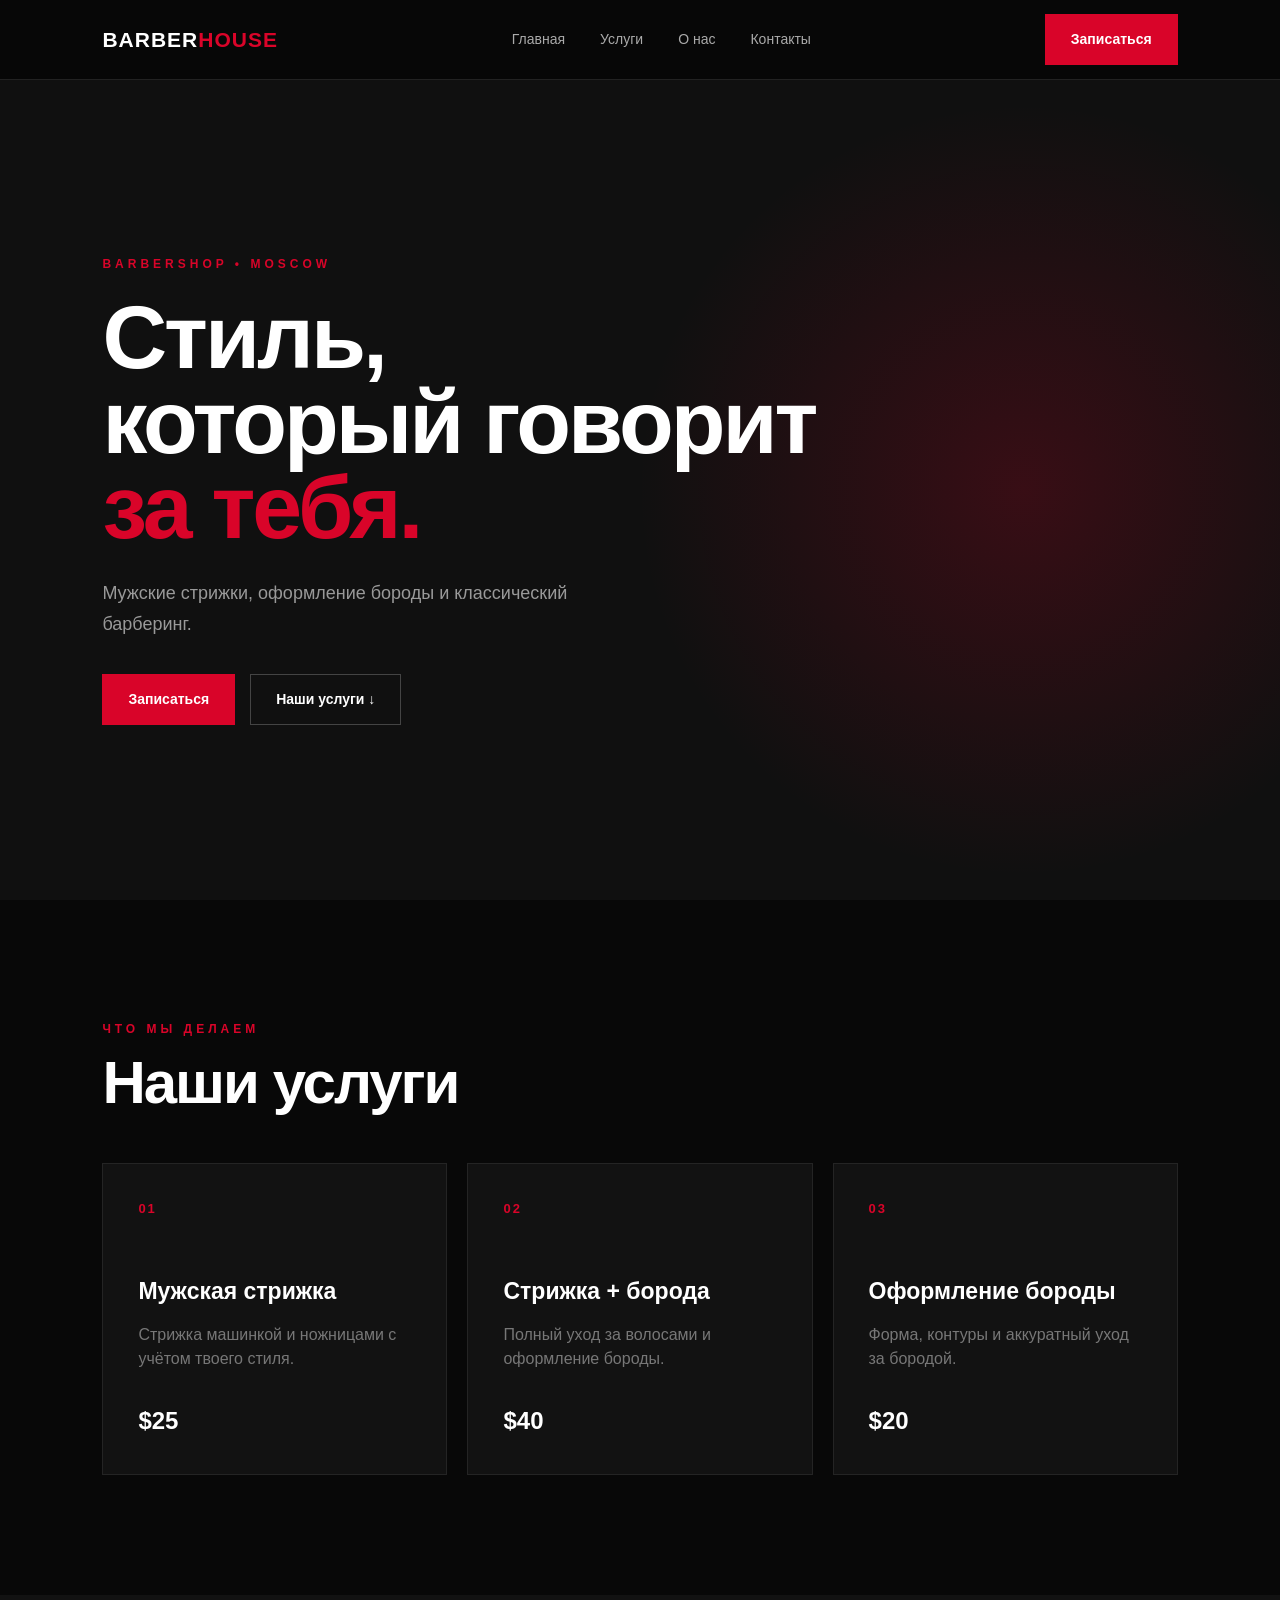
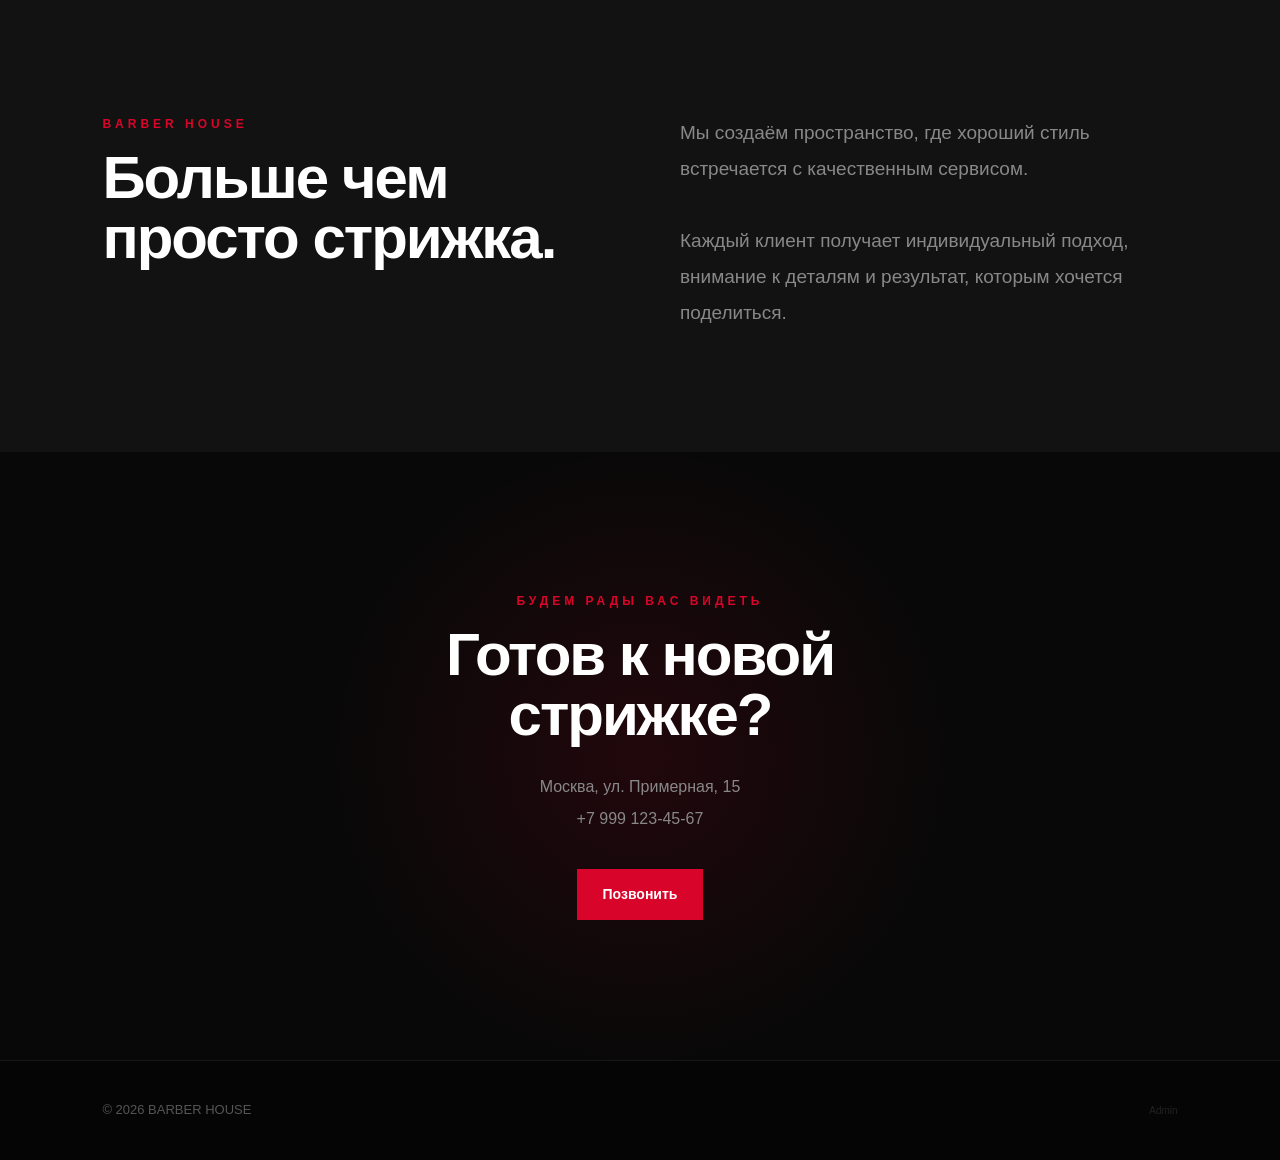
<file: index.html>
<!DOCTYPE html>
<html lang="ru">
<head>
    <meta charset="UTF-8">
    <meta name="viewport" content="width=device-width, initial-scale=1.0">
    <title>Barber House</title>
    <link rel="stylesheet" href="style.css">
</head>

<body>

<header>
    <a href="#home" class="logo">
        BARBER<span>HOUSE</span>
    </a>

    <nav>
        <a href="#home">Главная</a>
        <a href="#services">Услуги</a>
        <a href="#about">О нас</a>
        <a href="#contacts">Контакты</a>
    </nav>

    <a href="#contacts" class="button">
        Записаться
    </a>
</header>


<section id="home" class="hero">
    <div class="hero-content">

        <p class="subtitle">
            BARBERSHOP • MOSCOW
        </p>

        <h1>
            Стиль,<br>
            который говорит<br>
            <span>за тебя.</span>
        </h1>

        <p class="description">
            Мужские стрижки, оформление бороды
            и классический барберинг.
        </p>

        <div class="hero-buttons">
            <a href="#contacts" class="button">
                Записаться
            </a>

            <a href="#services" class="outline-button">
                Наши услуги ↓
            </a>
        </div>

    </div>
</section>


<section id="services" class="services">

    <p class="subtitle">
        ЧТО МЫ ДЕЛАЕМ
    </p>

    <h2>
        Наши услуги
    </h2>

    <div
        class="cards"
        id="servicesList"
    ></div>

</section>


<section id="about" class="about">

    <div>
        <p class="subtitle">
            BARBER HOUSE
        </p>

        <h2>
            Больше чем<br>
            просто стрижка.
        </h2>
    </div>

    <p class="about-text">
        Мы создаём пространство, где хороший стиль
        встречается с качественным сервисом.

        <br><br>

        Каждый клиент получает индивидуальный подход,
        внимание к деталям и результат, которым хочется
        поделиться.
    </p>

</section>


<section id="contacts" class="contacts">

    <p class="subtitle">
        БУДЕМ РАДЫ ВАС ВИДЕТЬ
    </p>

    <h2>
        Готов к новой<br>
        стрижке?
    </h2>

    <p>
        Москва, ул. Примерная, 15
    </p>

    <p>
        +7 999 123-45-67
    </p>

    <a
        href="tel:+79991234567"
        class="button"
    >
        Позвонить
    </a>

</section>


<footer>

    <div>
        © 2026 BARBER HOUSE
    </div>

    <a
        href="admin.html"
        class="admin-link"
    >
        Admin
    </a>

</footer>


<script src="script.js"></script>

</body>
</html>
</file>
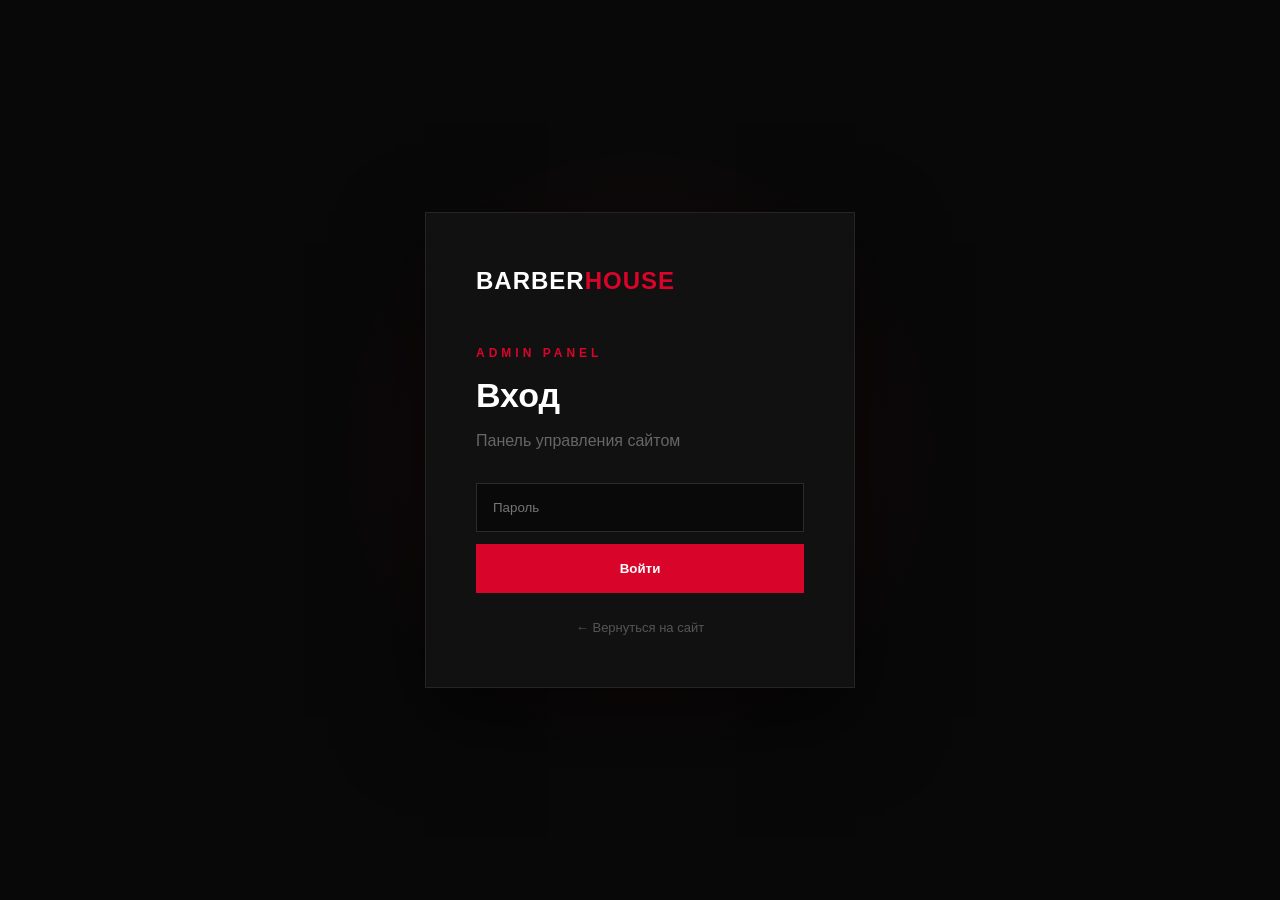
<file: admin.html>
<!DOCTYPE html>
<html lang="ru">

<head>
    <meta charset="UTF-8">

    <meta
        name="viewport"
        content="width=device-width, initial-scale=1.0"
    >

    <title>Barber House — Admin</title>

    <link
        rel="stylesheet"
        href="style.css"
    >
</head>


<body class="admin-page">


<!-- =========================
     LOGIN
========================= -->

<div
    class="login-container"
    id="login"
>

    <div class="login-box">

        <div class="admin-logo">
            BARBER<span>HOUSE</span>
        </div>

        <p class="admin-label">
            ADMIN PANEL
        </p>

        <h1>
            Вход
        </h1>

        <p class="login-description">
            Панель управления сайтом
        </p>

        <input
            type="password"
            id="password"
            placeholder="Пароль"
        >

        <button id="loginButton">
            Войти
        </button>

        <a
            href="index.html"
            class="back-link"
        >
            ← Вернуться на сайт
        </a>

    </div>

</div>


<!-- =========================
     ADMIN PANEL
========================= -->

<div
    class="dashboard"
    id="panel"
>


    <!-- SIDEBAR -->

    <aside class="sidebar">

        <div class="sidebar-logo">
            BARBER<span>HOUSE</span>
        </div>


        <div class="sidebar-menu">

            <a
                href="#"
                class="active"
            >
                ◈ &nbsp; Услуги
            </a>

            <a href="index.html">
                ↗ &nbsp; Открыть сайт
            </a>

        </div>


        <button
            class="logout"
            id="logoutButton"
        >
            Выйти
        </button>

    </aside>


    <!-- MAIN -->

    <main class="admin-main">


        <!-- TOP -->

        <div class="topbar">

            <div>

                <p class="admin-label">
                    УПРАВЛЕНИЕ САЙТОМ
                </p>

                <h1>
                    Услуги
                </h1>

                <p class="topbar-description">
                    Управляйте услугами и ценами.
                </p>

            </div>


            <div class="status">

                <span></span>

                Сайт активен

            </div>

        </div>


        <!-- SERVICES -->

        <section class="admin-content">


            <div class="section-heading">

                <div>

                    <h2>
                        Все услуги
                    </h2>

                    <p>
                        Изменения сохраняются автоматически.
                    </p>

                </div>


                <button
                    class="add-service-button"
                    id="addServiceButton"
                >
                    + Добавить услугу
                </button>

            </div>


            <!-- Сюда JavaScript выводит услуги -->

            <div
                class="admin-services-list"
                id="adminServices"
            ></div>


        </section>

    </main>

</div>


<!-- =========================
     ADD / EDIT MODAL
========================= -->

<div
    class="modal-overlay"
    id="serviceModal"
>


    <div class="service-modal">


        <button
            class="modal-close"
            id="closeModalButton"
        >
            ×
        </button>


        <p class="admin-label">
            УСЛУГА
        </p>


        <h2 id="modalTitle">
            Новая услуга
        </h2>


        <p class="modal-description">
            Заполните данные услуги.
        </p>


        <!-- ID редактируемой услуги -->

        <input
            type="hidden"
            id="editingId"
        >


        <!-- NAME -->

        <label>

            Название

            <input
                type="text"
                id="serviceName"
                placeholder="Например: Детская стрижка"
            >

        </label>


        <!-- DESCRIPTION -->

        <label>

            Описание

            <textarea
                id="serviceDescription"
                placeholder="Описание услуги"
            ></textarea>

        </label>


        <!-- PRICE -->

        <label>

            Цена

            <div class="modal-price">

                <span>
                    $
                </span>

                <input
                    type="number"
                    id="servicePrice"
                    min="0"
                    placeholder="30"
                >

            </div>

        </label>


        <!-- BUTTONS -->

        <div class="modal-actions">


            <button
                class="cancel-button"
                id="cancelButton"
            >
                Отмена
            </button>


            <button
                class="save-button"
                id="saveButton"
            >
                Сохранить
            </button>


        </div>


    </div>

</div>


<!-- JAVASCRIPT -->

<script src="script.js"></script>

</body>

</html>
</file>
<file: style.css>
* {
    margin: 0;
    padding: 0;
    box-sizing: border-box;
}

html {
    scroll-behavior: smooth;
}

body {
    font-family: Arial, Helvetica, sans-serif;
    background: #080808;
    color: #fff;
    line-height: 1.5;
}

a {
    color: inherit;
}

button,
input,
textarea {
    font-family: inherit;
}

section {
    scroll-margin-top: 80px;
}


/* =========================================
   COMMON
========================================= */

.subtitle,
.admin-label {
    color: #d90429;
    font-size: 12px;
    font-weight: 700;
    letter-spacing: 4px;
}

.button {
    display: inline-block;
    padding: 14px 25px;

    background: #d90429;
    border: 1px solid #d90429;

    color: #fff;
    text-decoration: none;

    font-size: 14px;
    font-weight: 700;

    transition: .2s;
}

.button:hover {
    background: #ff1744;
    border-color: #ff1744;
    transform: translateY(-2px);
}

.outline-button {
    display: inline-block;
    padding: 14px 25px;

    border: 1px solid #444;

    color: #fff;
    text-decoration: none;

    font-size: 14px;
    font-weight: 600;

    transition: .2s;
}

.outline-button:hover {
    color: #d90429;
    border-color: #d90429;
}


/* =========================================
   HEADER
========================================= */

header {
    position: sticky;
    top: 0;
    z-index: 100;

    height: 80px;
    padding: 0 8%;

    display: flex;
    align-items: center;
    justify-content: space-between;

    background: rgba(8, 8, 8, .96);
    border-bottom: 1px solid #222;
}

.logo {
    color: #fff;
    text-decoration: none;

    font-size: 21px;
    font-weight: 800;
    letter-spacing: 1px;
}

.logo span {
    color: #d90429;
}

nav {
    display: flex;
    gap: 35px;
}

nav a {
    color: #aaa;
    text-decoration: none;
    font-size: 14px;

    transition: .2s;
}

nav a:hover {
    color: #fff;
}


/* =========================================
   HERO
========================================= */

.hero {
    min-height: calc(100vh - 80px);

    display: flex;
    align-items: center;

    padding: 100px 8%;

    background:
        radial-gradient(
            circle at 80% 50%,
            rgba(217, 4, 41, .20),
            transparent 35%
        ),
        #101010;
}

.hero-content {
    max-width: 850px;
}

.hero h1 {
    margin: 22px 0 28px;

    font-size: clamp(52px, 7vw, 92px);
    line-height: .95;
    letter-spacing: -3px;
}

.hero h1 span {
    color: #d90429;
}

.description {
    max-width: 520px;

    margin-bottom: 35px;

    color: #999;

    font-size: 18px;
    line-height: 1.7;
}

.hero-buttons {
    display: flex;
    gap: 15px;
}


/* =========================================
   SERVICES
========================================= */

.services {
    padding: 120px 8%;
    background: #080808;
}

.services h2,
.about h2,
.contacts h2 {
    margin: 15px 0 50px;

    font-size: clamp(38px, 5vw, 60px);
    line-height: 1;
    letter-spacing: -2px;
}

.cards {
    display: grid;
    grid-template-columns: repeat(3, 1fr);
    gap: 20px;
}

.card {
    min-height: 280px;

    padding: 35px;

    background: #121212;
    border: 1px solid #242424;

    transition: .25s;
}

.card:hover {
    transform: translateY(-7px);
    border-color: #d90429;
}

.card .service-number {
    display: block;

    margin-bottom: 55px;

    color: #d90429;

    font-size: 13px;
    font-weight: 700;
    letter-spacing: 2px;
}

.card h3 {
    margin-bottom: 15px;
    font-size: 23px;
}

.card p {
    min-height: 55px;

    margin-bottom: 25px;

    color: #777;
}

.card strong {
    color: #fff;
    font-size: 24px;
}


/* =========================================
   ABOUT
========================================= */

.about {
    padding: 120px 8%;

    display: grid;
    grid-template-columns: 1fr 1fr;
    gap: 80px;

    background: #121212;
}

.about-text {
    align-self: center;

    max-width: 550px;

    color: #888;

    font-size: 19px;
    line-height: 1.9;
}


/* =========================================
   CONTACTS
========================================= */

.contacts {
    padding: 140px 8%;
    text-align: center;

    background:
        radial-gradient(
            circle at center,
            rgba(217, 4, 41, .12),
            transparent 45%
        ),
        #080808;
}

.contacts h2 {
    margin-bottom: 30px;
}

.contacts > p:not(.subtitle) {
    margin: 8px;
    color: #888;
}

.contacts .button {
    margin-top: 30px;
}


/* =========================================
   FOOTER
========================================= */

footer {
    min-height: 100px;

    padding: 30px 8%;

    display: flex;
    align-items: center;
    justify-content: space-between;

    background: #050505;
    border-top: 1px solid #181818;

    color: #555;
    font-size: 13px;
}

.admin-link {
    color: #222;
    font-size: 10px;
    text-decoration: none;
}

.admin-link:hover {
    color: #555;
}


/* =========================================
   ADMIN LOGIN
========================================= */

.admin-page {
    min-height: 100vh;
    background: #080808;
}

.login-container {
    min-height: 100vh;

    display: flex;
    align-items: center;
    justify-content: center;

    padding: 20px;

    background:
        radial-gradient(
            circle at center,
            rgba(217, 4, 41, .12),
            transparent 40%
        ),
        #080808;
}

.login-box {
    width: 100%;
    max-width: 430px;

    padding: 50px;

    background: #111;
    border: 1px solid #252525;

    box-shadow:
        0 30px 80px rgba(0, 0, 0, .6);
}

.admin-logo,
.sidebar-logo {
    color: #fff;

    font-size: 24px;
    font-weight: 800;
    letter-spacing: 1px;
}

.admin-logo span,
.sidebar-logo span {
    color: #d90429;
}

.login-box .admin-label {
    margin-top: 45px;
}

.login-box h1 {
    margin: 8px 0;
    font-size: 34px;
}

.login-description {
    margin-bottom: 30px;
    color: #666;
}

.login-box input {
    width: 100%;

    padding: 16px;
    margin-bottom: 12px;

    background: #090909;
    border: 1px solid #2b2b2b;

    color: #fff;

    outline: none;
}

.login-box input:focus {
    border-color: #d90429;
}

.login-box button {
    width: 100%;

    padding: 16px;

    background: #d90429;
    border: 1px solid #d90429;

    color: #fff;

    font-weight: 700;

    cursor: pointer;
}

.back-link {
    display: block;

    margin-top: 25px;

    color: #555;
    text-align: center;
    text-decoration: none;

    font-size: 13px;
}


/* =========================================
   ADMIN DASHBOARD
========================================= */

.dashboard {
    min-height: 100vh;
    display: none;
}

.sidebar {
    width: 250px;
    min-height: 100vh;

    padding: 35px 20px;

    display: flex;
    flex-direction: column;

    background: #0d0d0d;
    border-right: 1px solid #202020;
}

.sidebar-logo {
    padding: 0 15px;
    margin-bottom: 55px;
}

.sidebar-menu {
    display: flex;
    flex-direction: column;
    gap: 5px;
}

.sidebar-menu a {
    padding: 15px;

    display: block;

    color: #777;
    text-decoration: none;

    border-left: 2px solid transparent;

    transition: .2s;
}

.sidebar-menu a:hover,
.sidebar-menu a.active {
    color: #fff;
    background: #171717;
    border-left-color: #d90429;
}

.logout {
    margin-top: auto;

    padding: 14px;

    background: transparent;
    border: 1px solid #292929;

    color: #666;

    cursor: pointer;
}

.logout:hover {
    color: #fff;
    border-color: #d90429;
}

.admin-main {
    flex: 1;
    min-width: 0;

    padding: 55px 6%;
}

.topbar {
    padding-bottom: 35px;

    display: flex;
    justify-content: space-between;

    border-bottom: 1px solid #222;
}

.topbar h1 {
    margin: 5px 0 8px;
    font-size: 38px;
}

.topbar-description {
    color: #666;
    font-size: 14px;
}

.status {
    color: #888;
    font-size: 12px;
}

.status span {
    display: inline-block;

    width: 7px;
    height: 7px;

    margin-right: 7px;

    border-radius: 50%;

    background: #d90429;
}

.admin-content {
    padding-top: 40px;
}

.section-heading {
    display: flex;
    align-items: flex-end;
    justify-content: space-between;

    gap: 30px;

    margin-bottom: 25px;
}

.section-heading h2 {
    margin-bottom: 7px;
}

.section-heading p {
    color: #666;
    font-size: 14px;
}

.add-service-button {
    padding: 13px 20px;

    background: #d90429;
    border: none;

    color: #fff;

    font-weight: 700;

    cursor: pointer;
}

.add-service-button:hover {
    background: #ff1744;
}


/* =========================================
   ADMIN SERVICES
========================================= */

.admin-services-list {
    display: flex;
    flex-direction: column;
    gap: 10px;
}

.admin-service {
    min-height: 100px;

    padding: 22px 25px;

    display: grid;

    grid-template-columns: 1fr auto auto;

    align-items: center;

    gap: 30px;

    background: #111;
    border: 1px solid #222;
}

.admin-service-info {
    display: flex;
    align-items: center;
    gap: 25px;

    min-width: 0;
}

.admin-service-info .service-number {
    color: #d90429;
    font-size: 13px;
    font-weight: 700;
}

.admin-service-info h3 {
    margin-bottom: 5px;
}

.admin-service-info p {
    color: #666;

    font-size: 13px;

    white-space: nowrap;
    overflow: hidden;
    text-overflow: ellipsis;
}

.admin-price {
    font-size: 22px;
    font-weight: 700;
    white-space: nowrap;
}

.admin-actions {
    display: flex;
    gap: 8px;
}

.admin-actions button {
    padding: 9px 13px;

    background: transparent;
    border: 1px solid #292929;

    color: #777;

    cursor: pointer;
}

.admin-actions button:hover {
    color: #fff;
    border-color: #d90429;
}

.admin-actions .delete:hover {
    color: #d90429;
}


/* =========================================
   MODAL
========================================= */

.modal-overlay {
    position: fixed;
    inset: 0;
    z-index: 1000;

    display: none;

    align-items: center;
    justify-content: center;

    padding: 20px;

    background: rgba(0, 0, 0, .8);

    backdrop-filter: blur(8px);
}

.modal-overlay.active {
    display: flex;
}

.service-modal {
    position: relative;

    width: 100%;
    max-width: 520px;

    padding: 40px;

    background: #141414;
    border: 1px solid #292929;
}

.modal-close {
    position: absolute;

    top: 15px;
    right: 18px;

    background: transparent;
    border: none;

    color: #666;

    font-size: 27px;

    cursor: pointer;
}

.service-modal h2 {
    margin: 5px 0 8px;
}

.modal-description {
    margin-bottom: 30px;
    color: #666;
}

.service-modal label {
    display: block;

    margin-bottom: 20px;

    color: #aaa;
    font-size: 13px;
}

.service-modal input,
.service-modal textarea {
    width: 100%;

    margin-top: 8px;
    padding: 14px;

    background: #0b0b0b;
    border: 1px solid #2a2a2a;

    color: #fff;

    outline: none;
}

.service-modal input:focus,
.service-modal textarea:focus {
    border-color: #d90429;
}

.service-modal textarea {
    min-height: 100px;
    resize: vertical;
}

.modal-price {
    display: flex;
    align-items: center;

    margin-top: 8px;

    background: #0b0b0b;
    border: 1px solid #2a2a2a;
}

.modal-price span {
    padding-left: 14px;
    color: #d90429;
    font-size: 20px;
}

.modal-price input {
    margin: 0;
    border: none;
}

.modal-actions {
    display: flex;
    justify-content: flex-end;
    gap: 10px;

    margin-top: 30px;
}

.cancel-button,
.save-button {
    padding: 13px 20px;
    cursor: pointer;
}

.cancel-button {
    background: transparent;
    border: 1px solid #292929;
    color: #777;
}

.save-button {
    background: #d90429;
    border: 1px solid #d90429;
    color: #fff;
    font-weight: 700;
}


/* =========================================
   MOBILE
========================================= */

@media (max-width: 900px) {

    header {
        padding: 0 5%;
    }

    nav {
        display: none;
    }

    .hero {
        padding: 80px 5%;
    }

    .services {
        padding: 90px 5%;
    }

    .cards {
        grid-template-columns: 1fr;
    }

    .about {
        padding: 90px 5%;

        grid-template-columns: 1fr;
        gap: 30px;
    }

    .contacts {
        padding: 100px 5%;
    }

    footer {
        padding: 30px 5%;
    }

    .sidebar {
        display: none;
    }

    .admin-main {
        padding: 35px 20px;
    }

    .topbar {
        flex-direction: column;
        gap: 20px;
    }

    .section-heading {
        flex-direction: column;
        align-items: stretch;
    }

    .add-service-button {
        width: 100%;
    }

    .admin-service {
        grid-template-columns: 1fr;
        gap: 15px;
    }

    .admin-price {
        padding-left: 48px;
    }

    .admin-actions {
        padding-left: 48px;
    }
}


@media (max-width: 550px) {

    header {
        height: 70px;
    }

    header .button {
        display: none;
    }

    .hero {
        min-height: calc(100vh - 70px);
        padding: 70px 6%;
    }

    .hero h1 {
        font-size: 48px;
    }

    .hero-buttons {
        flex-direction: column;
        align-items: flex-start;
    }

    .services h2,
    .about h2,
    .contacts h2 {
        font-size: 42px;
    }

    .login-box {
        padding: 35px 25px;
    }

    .service-modal {
        padding: 30px 20px;
    }
}
</file>
